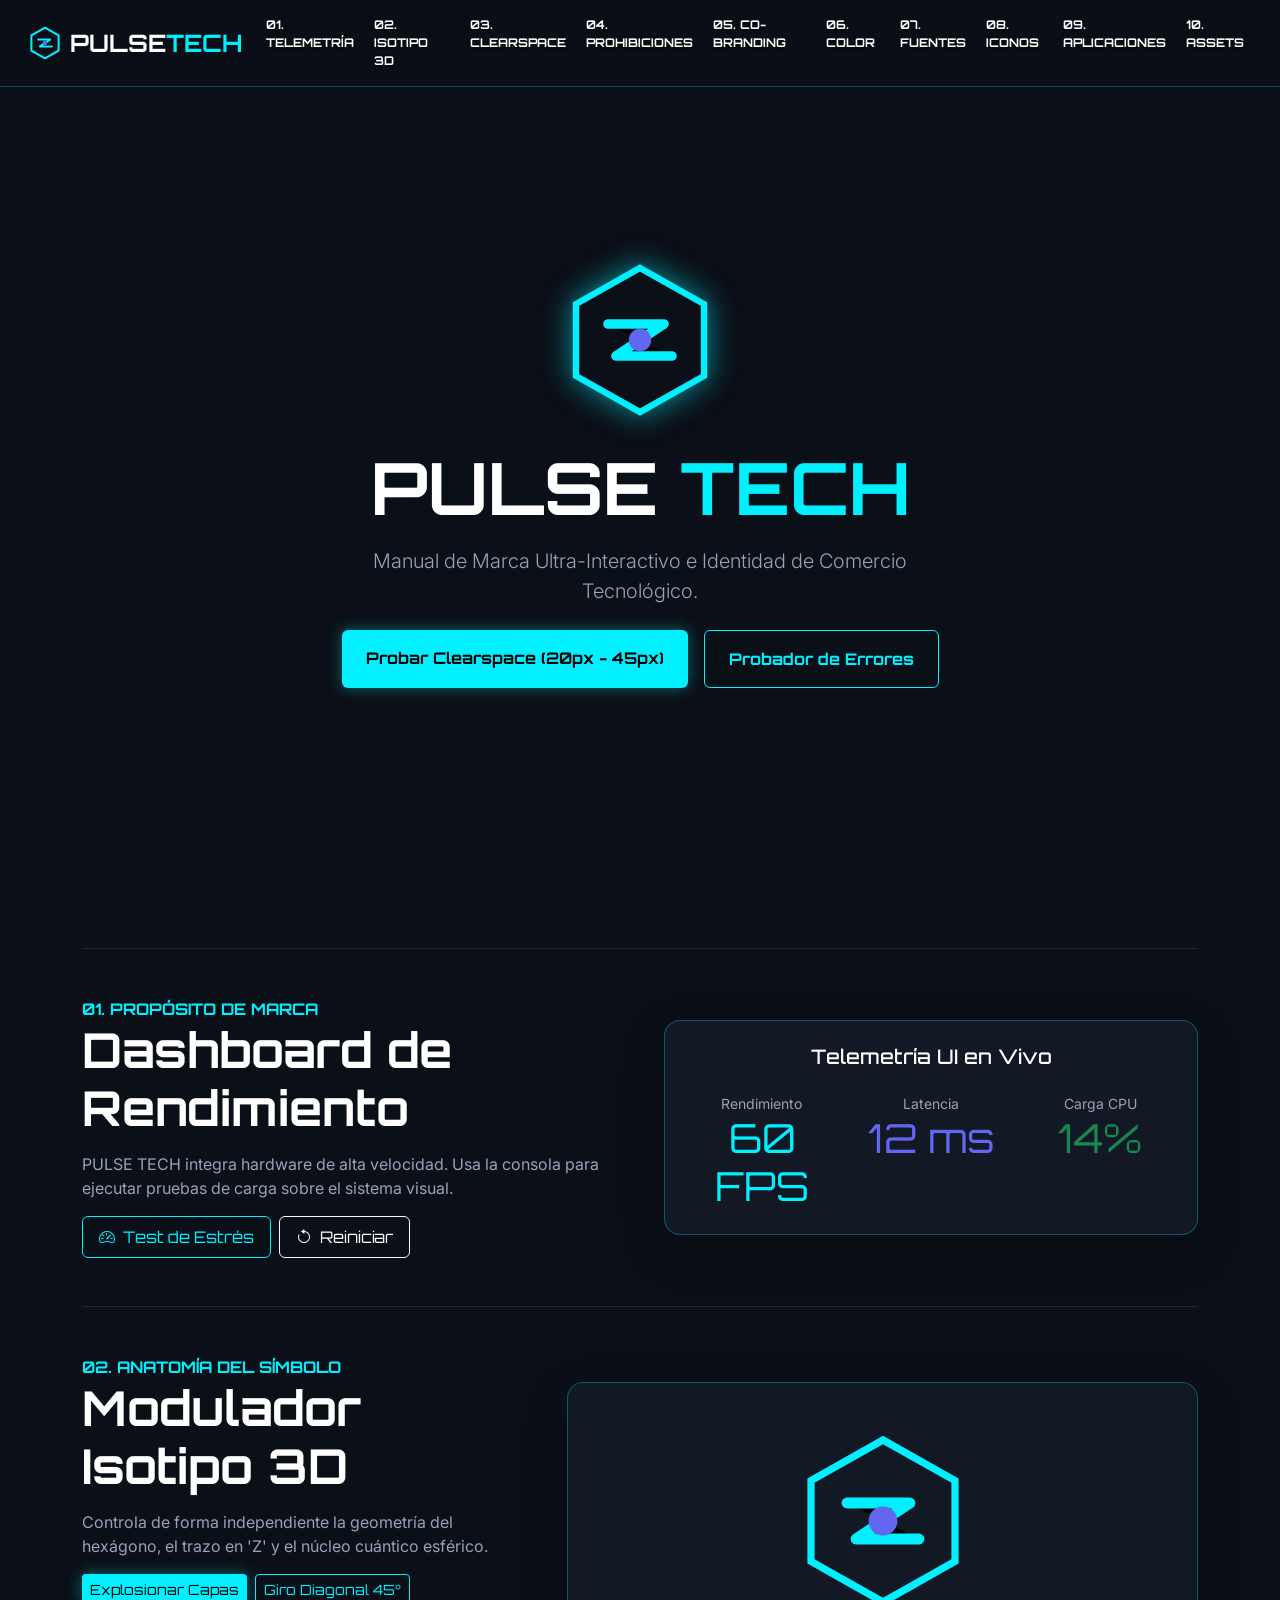
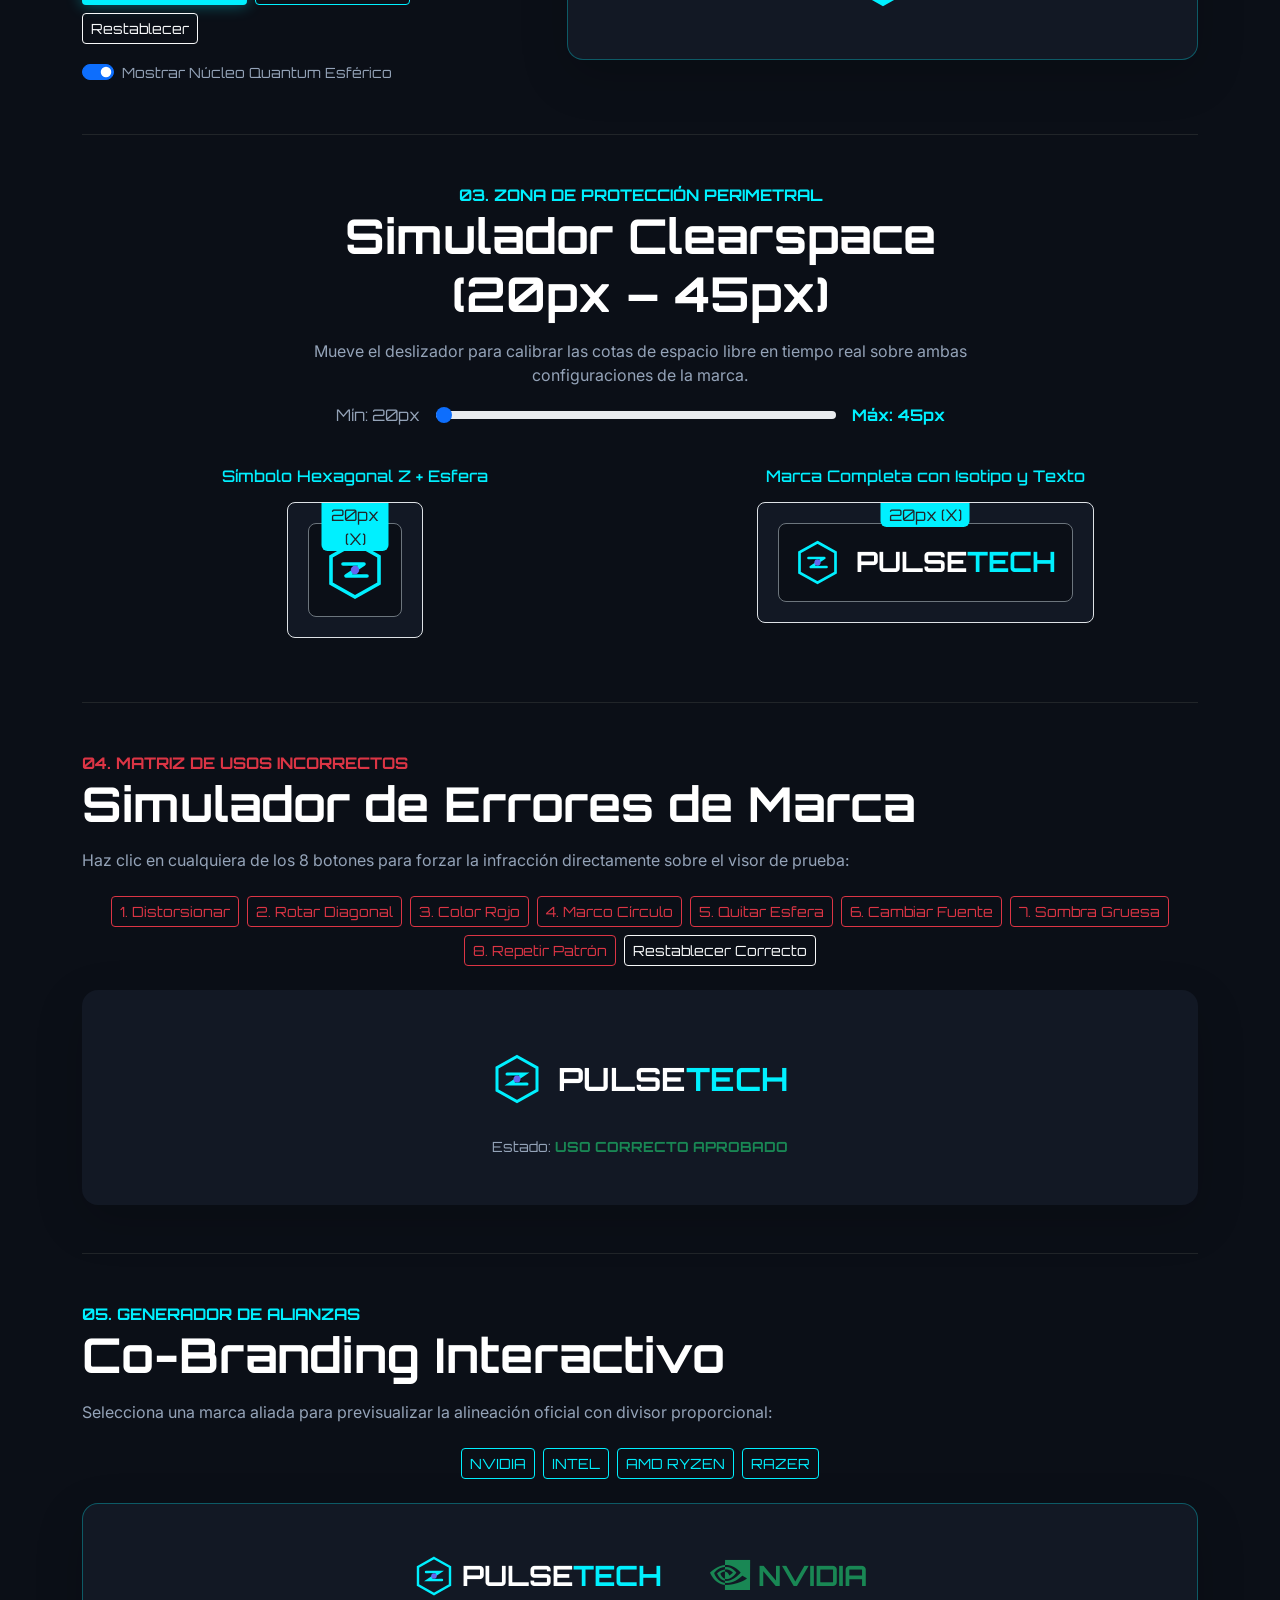
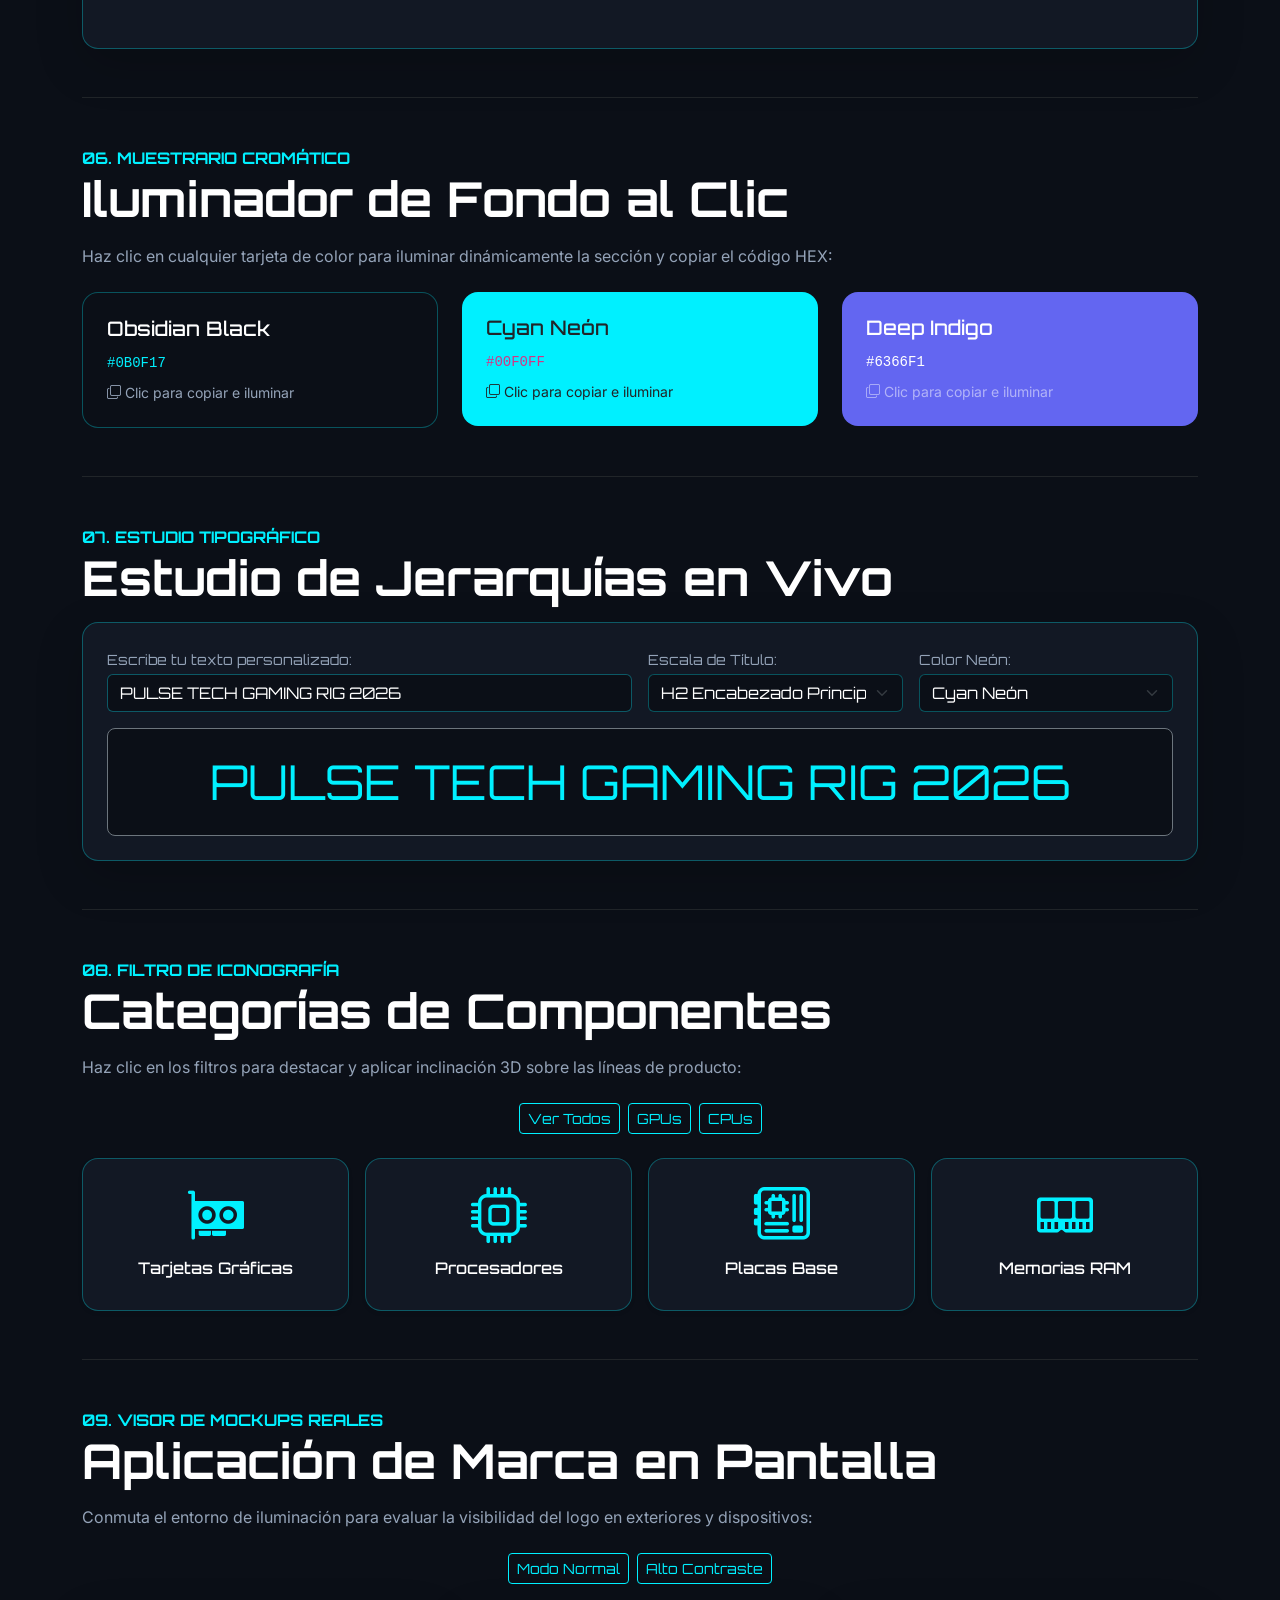
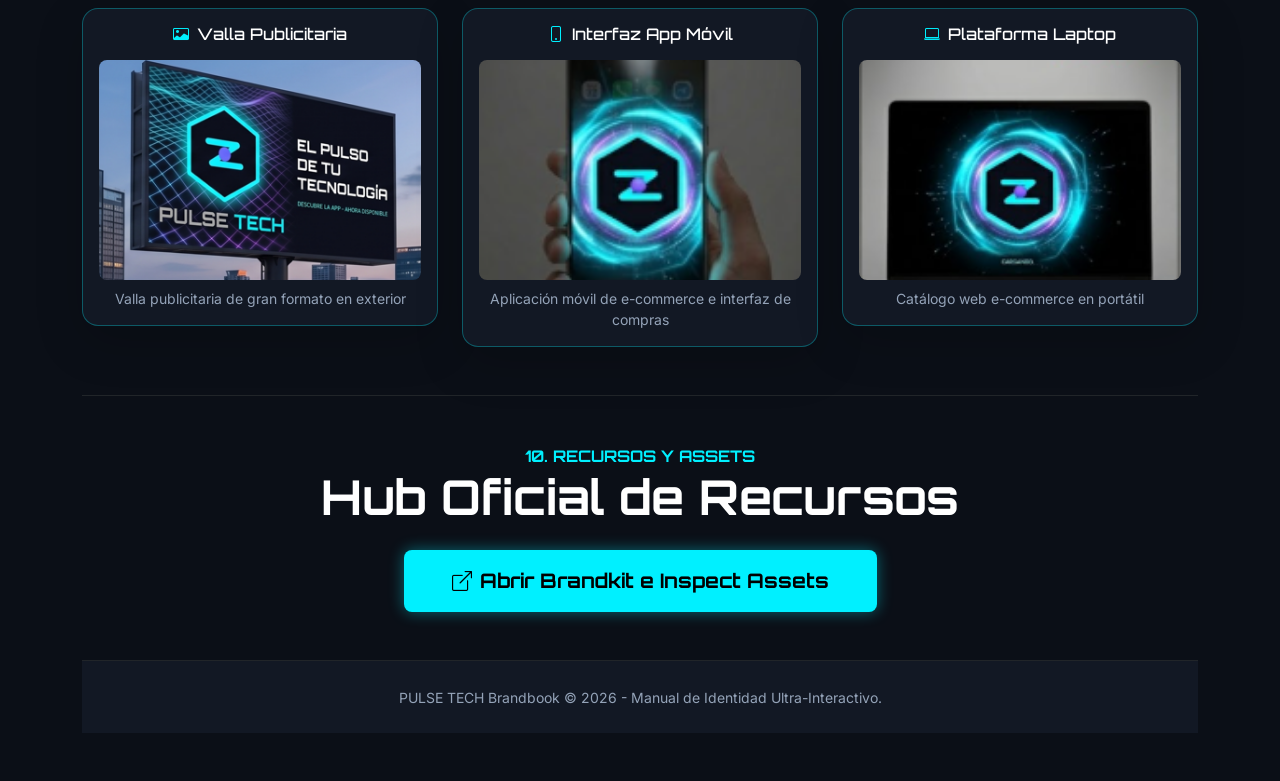
<file: index.html>
<!DOCTYPE html>
<html lang="es">
<head>
  <meta charset="UTF-8">
  <meta name="viewport" content="width=device-width, initial-scale=1.0">
  <title>PULSE TECH - Ultra Interactive Brand Guidelines</title>

  <!-- Bootstrap 5 CSS -->
  <link href="https://cdn.jsdelivr.net/npm/bootstrap@5.3.2/dist/css/bootstrap.min.css" rel="stylesheet">
  <link rel="stylesheet" href="https://cdn.jsdelivr.net/npm/bootstrap-icons@1.11.1/font/bootstrap-icons.css">
  
  <!-- Google Fonts -->
  <link href="https://fonts.googleapis.com/css2?family=Inter:wght@300;400;600;700&family=Orbitron:wght@600;800;900&display=swap" rel="stylesheet">
  
  <link rel="stylesheet" href="css/style.css">
</head>
<body class="bg-obsidian text-light">

  <!-- BARRA FLOTANTE INTERACTIVA DE 10 SECCIONES CON POPUPS HOVER -->
  <nav class="navbar navbar-expand-xl fixed-top bg-dark-glass py-2 px-3 border-cyan-bottom">
    <div class="container-fluid">
      
      <a class="navbar-brand d-flex align-items-center gap-2" href="#hero">
        <svg width="34" height="34" viewBox="0 0 100 100">
          <polygon points="50,5 90,27.5 90,72.5 50,95 10,72.5 10,27.5" fill="#0B0F17" stroke="#00F0FF" stroke-width="6"/>
          <path d="M30 40 L65 40 L35 60 L70 60" stroke="#00F0FF" stroke-width="6" stroke-linecap="round" stroke-linejoin="round"/>
          <circle cx="50" cy="50" r="7" fill="#6366F1"/>
        </svg>
        <span class="font-orbitron fw-bold fs-4 text-white">PULSE<span class="text-cyan">TECH</span></span>
      </a>

      <button class="navbar-toggler border-cyan" type="button" data-bs-toggle="collapse" data-bs-target="#nav10">
        <span class="navbar-toggler-icon"></span>
      </button>

      <div class="collapse navbar-collapse" id="nav10">
        <ul class="navbar-nav mx-auto text-uppercase font-orbitron gap-1">
          <li class="nav-item nav-hover-item">
            <a class="nav-link nav-link-readable" href="#sec-01">01. Telemetría</a>
            <div class="hover-preview-card shadow-cyan">
              <i class="bi bi-cpu-fill text-cyan fs-2 mb-2 d-block"></i>
              <h6 class="text-white fw-bold">Test de Rendimiento</h6>
              <p class="small text-slate mb-0">Dashboard interactivo de FPS y latencia.</p>
            </div>
          </li>
          <li class="nav-item nav-hover-item">
            <a class="nav-link nav-link-readable" href="#sec-02">02. Isotipo 3D</a>
            <div class="hover-preview-card shadow-cyan">
              <svg width="35" height="35" viewBox="0 0 100 100" class="mb-2">
                <polygon points="50,5 90,27.5 90,72.5 50,95 10,72.5 10,27.5" fill="none" stroke="#00F0FF" stroke-width="8"/>
                <path d="M30 40 L65 40 L35 60 L70 60" stroke="#00F0FF" stroke-width="8" stroke-linecap="round"/>
                <circle cx="50" cy="50" r="8" fill="#6366F1"/>
              </svg>
              <h6 class="text-white fw-bold">Modulador 3D</h6>
              <p class="small text-slate mb-0">Controles de desarme de capas y rotación.</p>
            </div>
          </li>
          <li class="nav-item nav-hover-item">
            <a class="nav-link nav-link-readable" href="#sec-03">03. Clearspace</a>
            <div class="hover-preview-card shadow-cyan">
              <i class="bi bi-aspect-ratio text-cyan fs-2 mb-2 d-block"></i>
              <h6 class="text-white fw-bold">Espacio Libre (20-45px)</h6>
              <p class="small text-slate mb-0">Simulador con cotas dinámicas en tiempo real.</p>
            </div>
          </li>
          <li class="nav-item nav-hover-item">
            <a class="nav-link nav-link-readable" href="#sec-avoid">04. Prohibiciones</a>
            <div class="hover-preview-card shadow-cyan">
              <i class="bi bi-slash-circle text-danger fs-2 mb-2 d-block"></i>
              <h6 class="text-white fw-bold">Probador de Errores</h6>
              <p class="small text-slate mb-0">8 Botones para probar violaciones de marca.</p>
            </div>
          </li>
          <li class="nav-item nav-hover-item">
            <a class="nav-link nav-link-readable" href="#sec-cobrand">05. Co-Branding</a>
            <div class="hover-preview-card shadow-cyan">
              <i class="bi bi-link-45deg text-cyan fs-2 mb-2 d-block"></i>
              <h6 class="text-white fw-bold">Generador de Aliados</h6>
              <p class="small text-slate mb-0">Integra logotipos con NVIDIA, INTEL, etc.</p>
            </div>
          </li>
          <li class="nav-item nav-hover-item">
            <a class="nav-link nav-link-readable" href="#sec-colors">06. Color</a>
            <div class="hover-preview-card shadow-cyan">
              <div class="d-flex justify-content-center gap-1 mb-2">
                <span class="p-2 bg-cyan rounded-circle"></span>
                <span class="p-2 bg-indigo rounded-circle"></span>
              </div>
              <h6 class="text-white fw-bold">Iluminador Reactivo</h6>
              <p class="small text-slate mb-0">Copia HEX e ilumina la sección al clic.</p>
            </div>
          </li>
          <li class="nav-item nav-hover-item">
            <a class="nav-link nav-link-readable" href="#sec-fonts">07. Fuentes</a>
            <div class="hover-preview-card shadow-cyan">
              <span class="font-orbitron fs-3 text-cyan d-block">Aa</span>
              <h6 class="text-white fw-bold">Estudio Tipográfico</h6>
              <p class="small text-slate mb-0">Ajusta tamaño, peso y texto dinámico.</p>
            </div>
          </li>
          <li class="nav-item nav-hover-item">
            <a class="nav-link nav-link-readable" href="#sec-icons">08. Iconos</a>
            <div class="hover-preview-card shadow-cyan">
              <i class="bi bi-gpu-card text-cyan fs-2 mb-2 d-block"></i>
              <h6 class="text-white fw-bold">Filtro de Hardware</h6>
              <p class="small text-slate mb-0">Resalta e inclina categorías de componentes.</p>
            </div>
          </li>
          <li class="nav-item nav-hover-item">
            <a class="nav-link nav-link-readable" href="#sec-apps">09. Aplicaciones</a>
            <div class="hover-preview-card shadow-cyan">
              <i class="bi bi-display text-indigo fs-2 mb-2 d-block"></i>
              <h6 class="text-white fw-bold">Visor de Mockups</h6>
              <p class="small text-slate mb-0">Cambia entre modo Día, Noche y Neón.</p>
            </div>
          </li>
          <li class="nav-item nav-hover-item">
            <a class="nav-link nav-link-readable" href="#sec-10">10. Assets</a>
            <div class="hover-preview-card shadow-cyan">
              <i class="bi bi-cloud-arrow-down text-cyan fs-2 mb-2 d-block"></i>
              <h6 class="text-white fw-bold">Simulador de Descarga</h6>
              <p class="small text-slate mb-0">Descarga progresiva con barra animada.</p>
            </div>
          </li>
        </ul>
      </div>

    </div>
  </nav>

  <!-- HERO SECTION -->
  <section id="hero" class="min-vh-100 d-flex align-items-center position-relative pt-5">
    <div class="container text-center py-5">
      <div class="mb-4 d-inline-block position-relative">
        <svg id="hero-logo-svg" width="160" height="160" viewBox="0 0 100 100" class="pulse-glow cursor-pointer transition-3d" onclick="rotateHeroLogo()">
          <polygon points="50,5 90,27.5 90,72.5 50,95 10,72.5 10,27.5" fill="#0B0F17" stroke="#00F0FF" stroke-width="4"/>
          <path d="M30 40 L65 40 L35 60 L70 60" stroke="#00F0FF" stroke-width="6" stroke-linecap="round" stroke-linejoin="round"/>
          <circle cx="50" cy="50" r="7" fill="#6366F1"/>
        </svg>
      </div>

      <h1 class="display-2 font-orbitron fw-bold text-white mb-3">PULSE <span class="text-cyan">TECH</span></h1>
      <p class="lead text-slate max-w-600 mx-auto mb-4">Manual de Marca Ultra-Interactivo e Identidad de Comercio Tecnológico.</p>
      
      <div class="d-flex justify-content-center gap-3">
        <a href="#sec-03" class="btn btn-cyan-glow px-4 py-3 font-orbitron fw-bold">Probar Clearspace (20px - 45px)</a>
        <a href="#sec-avoid" class="btn btn-outline-cyan px-4 py-3 font-orbitron fw-bold">Probador de Errores</a>
      </div>
    </div>
  </section>

  <div class="container py-5">

    <!-- 01. TELEMETRÍA E IDENTIDAD INTERACTIVA -->
    <section id="sec-01" class="py-5 border-top border-dark">
      <div class="row align-items-center g-5">
        <div class="col-lg-6">
          <span class="text-cyan font-orbitron fw-bold">01. PROPÓSITO DE MARCA</span>
          <h2 class="display-5 font-orbitron fw-bold text-white mb-3">Dashboard de Rendimiento</h2>
          <p class="text-slate">PULSE TECH integra hardware de alta velocidad. Usa la consola para ejecutar pruebas de carga sobre el sistema visual.</p>
          <div class="d-flex gap-2">
            <button id="btn-benchmark" class="btn btn-outline-cyan font-orbitron py-2 px-3" onclick="runBenchmark()"><i class="bi bi-speedometer2 me-2"></i>Test de Estrés</button>
            <button class="btn btn-outline-light font-orbitron py-2 px-3" onclick="resetBenchmark()"><i class="bi bi-arrow-counterclockwise me-2"></i>Reiniciar</button>
          </div>
        </div>
        <div class="col-lg-6">
          <div class="p-4 bg-card-dark border-cyan rounded-4 text-center shadow-lg">
            <h5 class="font-orbitron text-white">Telemetría UI en Vivo</h5>
            <div class="row mt-4">
              <div class="col-4">
                <span class="text-slate d-block small">Rendimiento</span>
                <span id="fps-counter" class="display-6 font-orbitron text-cyan">60 FPS</span>
              </div>
              <div class="col-4">
                <span class="text-slate d-block small">Latencia</span>
                <span id="ping-counter" class="display-6 font-orbitron text-indigo">12 ms</span>
              </div>
              <div class="col-4">
                <span class="text-slate d-block small">Carga CPU</span>
                <span id="cpu-counter" class="display-6 font-orbitron text-success">14%</span>
              </div>
            </div>
          </div>
        </div>
      </div>
    </section>

    <!-- 02. ISOTIPO 3D INTERACTIVO CON CONTROLADORES -->
    <section id="sec-02" class="py-5 border-top border-dark">
      <div class="row align-items-center g-5">
        <div class="col-lg-5">
          <span class="text-cyan font-orbitron fw-bold">02. ANATOMÍA DEL SÍMBOLO</span>
          <h2 class="display-5 font-orbitron fw-bold text-white mb-3">Modulador Isotipo 3D</h2>
          <p class="text-slate">Controla de forma independiente la geometría del hexágono, el trazo en 'Z' y el núcleo cuántico esférico.</p>
          <div class="d-flex flex-wrap gap-2 mb-3">
            <button class="btn btn-cyan-glow font-orbitron btn-sm" onclick="explodeLayers()">Explosionar Capas</button>
            <button class="btn btn-outline-cyan font-orbitron btn-sm" onclick="spinDiagonal()">Giro Diagonal 45°</button>
            <button class="btn btn-outline-light font-orbitron btn-sm" onclick="resetLogo3D()">Restablecer</button>
          </div>
          <div class="form-check form-switch text-slate">
            <input class="form-check-input" type="checkbox" id="toggle-core" checked onchange="toggleCoreSphere()">
            <label class="form-check-label font-orbitron small" for="toggle-core">Mostrar Núcleo Quantum Esférico</label>
          </div>
        </div>
        <div class="col-lg-7 text-center">
          <div class="p-5 bg-card-dark border-cyan rounded-4 overflow-hidden shadow-lg">
            <div id="logo-assembly-box" class="transition-3d d-inline-block">
              <svg width="180" height="180" viewBox="0 0 100 100">
                <polygon id="layer-outer" points="50,5 90,27.5 90,72.5 50,95 10,72.5 10,27.5" fill="none" stroke="#00F0FF" stroke-width="4" class="transition-3d"/>
                <path id="layer-pulse" d="M30 40 L65 40 L35 60 L70 60" stroke="#00F0FF" stroke-width="6" stroke-linecap="round" stroke-linejoin="round" class="transition-3d"/>
                <circle id="layer-core" cx="50" cy="50" r="8" fill="#6366F1" class="transition-3d"/>
              </svg>
            </div>
          </div>
        </div>
      </div>
    </section>

    <!-- 03. CLEARSPACE DINÁMICO (20PX A 45PX) -->
    <section id="sec-03" class="py-5 border-top border-dark">
      <div class="text-center max-w-700 mx-auto mb-4">
        <span class="text-cyan font-orbitron fw-bold">03. ZONA DE PROTECCIÓN PERIMETRAL</span>
        <h2 class="display-5 font-orbitron fw-bold text-white mb-3">Simulador Clearspace (20px – 45px)</h2>
        <p class="text-slate">Mueve el deslizador para calibrar las cotas de espacio libre en tiempo real sobre ambas configuraciones de la marca.</p>

        <div class="d-flex justify-content-center align-items-center gap-3 mt-3">
          <span class="font-orbitron fs-7 text-slate">Mín: 20px</span>
          <input type="range" class="form-range max-w-400" id="clearspace-slider" min="20" max="45" value="20" oninput="updateClearspace(this.value)">
          <span class="font-orbitron fs-7 text-cyan fw-bold">Máx: 45px</span>
        </div>
      </div>

      <div class="row g-4 text-center py-3">
        <!-- Isotipo Solo -->
        <div class="col-md-6">
          <h6 class="font-orbitron text-cyan mb-3">Símbolo Hexagonal Z + Esfera</h6>
          <div id="clearspace-box-symbol" class="d-inline-block position-relative border border-dashed-cyan bg-card-dark rounded-3 transition-all" style="padding: 20px;">
            <div id="cota-symbol-top" class="cota-tag position-absolute top-0 start-50 translate-middle-x bg-cyan text-dark font-orbitron fs-7 px-2 rounded-bottom">20px (X)</div>
            
            <div class="p-3 bg-obsidian border border-secondary rounded-3 d-inline-block">
              <svg width="60" height="60" viewBox="0 0 100 100">
                <polygon points="50,5 90,27.5 90,72.5 50,95 10,72.5 10,27.5" fill="none" stroke="#00F0FF" stroke-width="6"/>
                <path d="M30 40 L65 40 L35 60 L70 60" stroke="#00F0FF" stroke-width="6" stroke-linecap="round" stroke-linejoin="round"/>
                <circle cx="50" cy="50" r="7" fill="#6366F1"/>
              </svg>
            </div>
          </div>
        </div>

        <!-- Marca Completa -->
        <div class="col-md-6">
          <h6 class="font-orbitron text-cyan mb-3">Marca Completa con Isotipo y Texto</h6>
          <div id="clearspace-box-full" class="d-inline-block position-relative border border-dashed-cyan bg-card-dark rounded-3 transition-all" style="padding: 20px;">
            <div id="cota-full-top" class="cota-tag position-absolute top-0 start-50 translate-middle-x bg-cyan text-dark font-orbitron fs-7 px-2 rounded-bottom">20px (X)</div>

            <div class="p-3 bg-obsidian border border-secondary rounded-3 d-flex align-items-center gap-3">
              <svg width="45" height="45" viewBox="0 0 100 100">
                <polygon points="50,5 90,27.5 90,72.5 50,95 10,72.5 10,27.5" fill="none" stroke="#00F0FF" stroke-width="6"/>
                <path d="M30 40 L65 40 L35 60 L70 60" stroke="#00F0FF" stroke-width="6" stroke-linecap="round" stroke-linejoin="round"/>
                <circle cx="50" cy="50" r="7" fill="#6366F1"/>
              </svg>
              <span class="font-orbitron fs-3 fw-bold text-white">PULSE<span class="text-cyan">TECH</span></span>
            </div>
          </div>
        </div>
      </div>
    </section>

    <!-- 04. PROBADOR INTERACTIVO DE USOS PROHIBIDOS (8 CASOS) -->
    <section id="sec-avoid" class="py-5 border-top border-dark">
      <span class="text-danger font-orbitron fw-bold">04. MATRIZ DE USOS INCORRECTOS</span>
      <h2 class="display-5 font-orbitron fw-bold text-white mb-3">Simulador de Errores de Marca</h2>
      <p class="text-slate mb-4">Haz clic en cualquiera de los 8 botones para forzar la infracción directamente sobre el visor de prueba:</p>

      <!-- Botones controladores de errores -->
      <div class="d-flex flex-wrap gap-2 justify-content-center mb-4">
        <button class="btn btn-sm btn-outline-danger font-orbitron" onclick="applyErrorStyle('stretch')">1. Distorsionar</button>
        <button class="btn btn-sm btn-outline-danger font-orbitron" onclick="applyErrorStyle('rotate')">2. Rotar Diagonal</button>
        <button class="btn btn-sm btn-outline-danger font-orbitron" onclick="applyErrorStyle('color')">3. Color Rojo</button>
        <button class="btn btn-sm btn-outline-danger font-orbitron" onclick="applyErrorStyle('circle')">4. Marco Círculo</button>
        <button class="btn btn-sm btn-outline-danger font-orbitron" onclick="applyErrorStyle('nocore')">5. Quitar Esfera</button>
        <button class="btn btn-sm btn-outline-danger font-orbitron" onclick="applyErrorStyle('font')">6. Cambiar Fuente</button>
        <button class="btn btn-sm btn-outline-danger font-orbitron" onclick="applyErrorStyle('shadow')">7. Sombra Gruesa</button>
        <button class="btn btn-sm btn-outline-danger font-orbitron" onclick="applyErrorStyle('repeat')">8. Repetir Patrón</button>
        <button class="btn btn-sm btn-outline-light font-orbitron" onclick="applyErrorStyle('reset')">Restablecer Correcto</button>
      </div>

      <!-- Visor de prueba de error -->
      <div class="p-5 bg-card-dark border-danger rounded-4 text-center shadow-lg">
        <div id="error-preview-stage" class="transition-3d py-3 d-inline-block">
          <div class="d-flex align-items-center justify-content-center gap-3">
            <svg id="bad-svg-element" width="50" height="50" viewBox="0 0 100 100">
              <polygon points="50,5 90,27.5 90,72.5 50,95 10,72.5 10,27.5" fill="none" stroke="#00F0FF" stroke-width="6"/>
              <path d="M30 40 L65 40 L35 60 L70 60" stroke="#00F0FF" stroke-width="6" stroke-linecap="round"/>
              <circle id="bad-core-dot" cx="50" cy="50" r="7" fill="#6366F1"/>
            </svg>
            <span id="bad-text-element" class="font-orbitron fs-2 fw-bold text-white">PULSE<span class="text-cyan">TECH</span></span>
          </div>
        </div>
        <p id="error-status-label" class="text-slate font-orbitron mt-3 mb-0 small">Estado: <span class="text-success fw-bold">USO CORRECTO APROBADO</span></p>
      </div>
    </section>

    <!-- 05. GENERADOR DE CO-BRANDING CON ALIADOS -->
    <section id="sec-cobrand" class="py-5 border-top border-dark">
      <span class="text-cyan font-orbitron fw-bold">05. GENERADOR DE ALIANZAS</span>
      <h2 class="display-5 font-orbitron fw-bold text-white mb-3">Co-Branding Interactivo</h2>
      <p class="text-slate mb-4">Selecciona una marca aliada para previsualizar la alineación oficial con divisor proporcional:</p>

      <div class="d-flex flex-wrap gap-2 justify-content-center mb-4">
        <button class="btn btn-sm btn-outline-cyan font-orbitron" onclick="setCoBrand('nvidia', 'NVIDIA', 'text-success', 'bi-nvidia')">NVIDIA</button>
        <button class="btn btn-sm btn-outline-cyan font-orbitron" onclick="setCoBrand('intel', 'INTEL CORE', 'text-primary', 'bi-cpu')">INTEL</button>
        <button class="btn btn-sm btn-outline-cyan font-orbitron" onclick="setCoBrand('ryzen', 'AMD RYZEN', 'text-danger', 'bi-fire')">AMD RYZEN</button>
        <button class="btn btn-sm btn-outline-cyan font-orbitron" onclick="setCoBrand('razer', 'RAZER', 'text-success', 'bi-bounding-box')">RAZER</button>
      </div>

      <div class="p-5 bg-card-dark border-cyan rounded-4 text-center shadow-lg">
        <div class="d-flex align-items-center justify-content-center gap-4 flex-wrap">
          <div class="d-flex align-items-center gap-2">
            <svg width="40" height="40" viewBox="0 0 100 100">
              <polygon points="50,5 90,27.5 90,72.5 50,95 10,72.5 10,27.5" fill="none" stroke="#00F0FF" stroke-width="6"/>
              <path d="M30 40 L65 40 L35 60 L70 60" stroke="#00F0FF" stroke-width="6" stroke-linecap="round"/>
              <circle cx="50" cy="50" r="7" fill="#6366F1"/>
            </svg>
            <span class="font-orbitron fs-3 fw-bold text-white">PULSE<span class="text-cyan">TECH</span></span>
          </div>

          <div class="cobrand-divider"></div>

          <div class="d-flex align-items-center gap-2">
            <i id="partner-icon" class="bi bi-nvidia display-6 text-success"></i>
            <span id="partner-name" class="font-orbitron fs-3 fw-bold text-success">NVIDIA</span>
          </div>
        </div>
      </div>
    </section>

    <!-- 06. ILUMINACIÓN REACTIVA DE PALETA DE COLOR -->
    <section id="sec-colors" class="py-5 border-top border-dark transition-all" id="color-section-bg">
      <span class="text-cyan font-orbitron fw-bold">06. MUESTRARIO CROMÁTICO</span>
      <h2 class="display-5 font-orbitron fw-bold text-white mb-3">Iluminador de Fondo al Clic</h2>
      <p class="text-slate mb-4">Haz clic en cualquier tarjeta de color para iluminar dinámicamente la sección y copiar el código HEX:</p>

      <div class="row g-4">
        <div class="col-md-4">
          <div class="p-4 bg-obsidian border-cyan rounded-4 color-card cursor-pointer" onclick="activateColorGlow('#0B0F17')">
            <h5 class="font-orbitron text-white">Obsidian Black</h5>
            <code class="text-cyan">#0B0F17</code>
            <small class="d-block text-slate mt-2"><i class="bi bi-copy me-1"></i>Clic para copiar e iluminar</small>
          </div>
        </div>
        <div class="col-md-4">
          <div class="p-4 bg-cyan text-dark rounded-4 color-card cursor-pointer" onclick="activateColorGlow('#00F0FF')">
            <h5 class="font-orbitron text-dark">Cyan Neón</h5>
            <code>#00F0FF</code>
            <small class="d-block text-dark-50 mt-2"><i class="bi bi-copy me-1"></i>Clic para copiar e iluminar</small>
          </div>
        </div>
        <div class="col-md-4">
          <div class="p-4 bg-indigo text-white rounded-4 color-card cursor-pointer" onclick="activateColorGlow('#6366F1')">
            <h5 class="font-orbitron text-white">Deep Indigo</h5>
            <code class="text-white">#6366F1</code>
            <small class="d-block text-white-50 mt-2"><i class="bi bi-copy me-1"></i>Clic para copiar e iluminar</small>
          </div>
        </div>
      </div>
    </section>

    <!-- 07. ESTUDIO TIPOGRÁFICO INTERACTIVO -->
    <section id="sec-fonts" class="py-5 border-top border-dark">
      <span class="text-cyan font-orbitron fw-bold">07. ESTUDIO TIPOGRÁFICO</span>
      <h2 class="display-5 font-orbitron fw-bold text-white mb-3">Estudio de Jerarquías en Vivo</h2>
      
      <div class="p-4 bg-card-dark border-cyan rounded-4 shadow-lg">
        <div class="row g-3 mb-3">
          <div class="col-md-6">
            <label class="font-orbitron text-slate small mb-1">Escribe tu texto personalizado:</label>
            <input type="text" id="typo-input" class="form-control bg-obsidian text-white border-cyan font-orbitron" value="PULSE TECH GAMING RIG 2026">
          </div>
          <div class="col-md-3">
            <label class="font-orbitron text-slate small mb-1">Escala de Título:</label>
            <select id="typo-size-select" class="form-select bg-obsidian text-white border-cyan font-orbitron" onchange="changeTypoScale(this.value)">
              <option value="display-3">H1 Display Super</option>
              <option value="display-5" selected>H2 Encabezado Principal</option>
              <option value="fs-3">H3 Subtítulo</option>
            </select>
          </div>
          <div class="col-md-3">
            <label class="font-orbitron text-slate small mb-1">Color Neón:</label>
            <select class="form-select bg-obsidian text-white border-cyan font-orbitron" onchange="changeTypoColor(this.value)">
              <option value="text-cyan">Cyan Neón</option>
              <option value="text-white">Blanco Puro</option>
              <option value="text-indigo">Deep Indigo</option>
            </select>
          </div>
        </div>

        <div class="p-4 bg-obsidian border border-secondary rounded-3 text-center">
          <h2 id="typo-output" class="font-orbitron text-cyan display-5 text-break mb-0">PULSE TECH GAMING RIG 2026</h2>
        </div>
      </div>
    </section>

    <!-- 08. FILTRO INTERACTIVO DE ICONOGRAFÍA HARDWARE -->
    <section id="sec-icons" class="py-5 border-top border-dark">
      <span class="text-cyan font-orbitron fw-bold">08. FILTRO DE ICONOGRAFÍA</span>
      <h2 class="display-5 font-orbitron fw-bold text-white mb-3">Categorías de Componentes</h2>
      <p class="text-slate mb-4">Haz clic en los filtros para destacar y aplicar inclinación 3D sobre las líneas de producto:</p>

      <div class="d-flex justify-content-center gap-2 mb-4">
        <button class="btn btn-sm btn-outline-cyan font-orbitron" onclick="filterIcons('all')">Ver Todos</button>
        <button class="btn btn-sm btn-outline-cyan font-orbitron" onclick="filterIcons('gpu')">GPUs</button>
        <button class="btn btn-sm btn-outline-cyan font-orbitron" onclick="filterIcons('cpu')">CPUs</button>
      </div>

      <div class="row g-3 text-center">
        <div class="col-md-3 col-6 icon-card-item" data-cat="gpu">
          <div class="p-4 bg-card-dark border-cyan rounded-4 shadow-sm">
            <i class="bi bi-gpu-card text-cyan display-4 d-block mb-2"></i>
            <h6 class="font-orbitron text-white">Tarjetas Gráficas</h6>
          </div>
        </div>
        <div class="col-md-3 col-6 icon-card-item" data-cat="cpu">
          <div class="p-4 bg-card-dark border-cyan rounded-4 shadow-sm">
            <i class="bi bi-cpu text-cyan display-4 d-block mb-2"></i>
            <h6 class="font-orbitron text-white">Procesadores</h6>
          </div>
        </div>
        <div class="col-md-3 col-6 icon-card-item" data-cat="gpu">
          <div class="p-4 bg-card-dark border-cyan rounded-4 shadow-sm">
            <i class="bi bi-motherboard text-cyan display-4 d-block mb-2"></i>
            <h6 class="font-orbitron text-white">Placas Base</h6>
          </div>
        </div>
        <div class="col-md-3 col-6 icon-card-item" data-cat="cpu">
          <div class="p-4 bg-card-dark border-cyan rounded-4 shadow-sm">
            <i class="bi bi-memory text-cyan display-4 d-block mb-2"></i>
            <h6 class="font-orbitron text-white">Memorias RAM</h6>
          </div>
        </div>
      </div>
    </section>

    <!-- 09. VISOR DE MOCKUPS REALES -->
    <section id="sec-09" class="py-5 border-top border-dark">
      <span class="text-cyan font-orbitron fw-bold">09. VISOR DE MOCKUPS REALES</span>
      <h2 class="display-5 font-orbitron fw-bold text-white mb-3">Aplicación de Marca en Pantalla</h2>
      <p class="text-slate mb-4">Conmuta el entorno de iluminación para evaluar la visibilidad del logo en exteriores y dispositivos:</p>

      <div class="d-flex justify-content-center gap-2 mb-4">
        <button class="btn btn-sm btn-outline-cyan font-orbitron" onclick="setMockupFilter('normal')">Modo Normal</button>
        <button class="btn btn-sm btn-outline-cyan font-orbitron" onclick="setMockupFilter('contrast')">Alto Contraste</button>
      </div>

      <div class="row g-4" id="mockups-container">
        <!-- Valla Publicitaria -->
        <div class="col-md-4">
          <div class="p-3 bg-card-dark border-cyan rounded-4 text-center shadow-lg">
            <h6 class="font-orbitron text-white mb-3"><i class="bi bi-card-image me-2 text-cyan"></i>Valla Publicitaria</h6>
            <img src="img/valla.jpg" alt="Valla Publicitaria Exterior PULSE TECH" class="img-fluid rounded-3 mb-2" style="max-height: 220px; object-fit: cover; width: 100%;">
            <small class="text-slate d-block">Valla publicitaria de gran formato en exterior</small>
          </div>
        </div>

        <!-- Móvil App -->
        <div class="col-md-4">
          <div class="p-3 bg-card-dark border-cyan rounded-4 text-center shadow-lg">
            <h6 class="font-orbitron text-white mb-3"><i class="bi bi-phone me-2 text-cyan"></i>Interfaz App Móvil</h6>
            <img src="img/celular.jpg" alt="App Móvil PULSE TECH" class="img-fluid rounded-3 mb-2" style="max-height: 220px; object-fit: cover; width: 100%;">
            <small class="text-slate d-block">Aplicación móvil de e-commerce e interfaz de compras</small>
          </div>
        </div>

        <!-- Laptop / Computador -->
        <div class="col-md-4">
          <div class="p-3 bg-card-dark border-cyan rounded-4 text-center shadow-lg">
            <h6 class="font-orbitron text-white mb-3"><i class="bi bi-laptop me-2 text-cyan"></i>Plataforma Laptop</h6>
            <img src="img/laptop.jpg" alt="Plataforma Web Laptop PULSE TECH" class="img-fluid rounded-3 mb-2" style="max-height: 220px; object-fit: cover; width: 100%;">
            <small class="text-slate d-block">Catálogo web e-commerce en portátil</small>
          </div>
        </div>
      </div>
    </section>

    <!-- En la Sección 10 de index.html -->
<section id="sec-10" class="py-5 text-center border-top border-dark">
  <span class="text-cyan font-orbitron fw-bold">10. RECURSOS Y ASSETS</span>
  <h2 class="display-5 font-orbitron fw-bold text-white mb-4">Hub Oficial de Recursos</h2>
  <a href="brandkit.html" target="_blank" class="btn btn-cyan-glow btn-lg px-5 py-3 font-orbitron fw-bold">
    <i class="bi bi-box-arrow-up-right me-2"></i>Abrir Brandkit e Inspect Assets
  </a>
</section>

  <footer class="py-4 bg-card-dark text-center border-top border-dark text-slate">
    <small>PULSE TECH Brandbook © 2026 - Manual de Identidad Ultra-Interactivo.</small>
  </footer>

  <script src="https://cdn.jsdelivr.net/npm/bootstrap@5.3.2/dist/js/bootstrap.bundle.min.js"></script>
  <script src="js/main.js"></script>
</body>
</html>
</file>
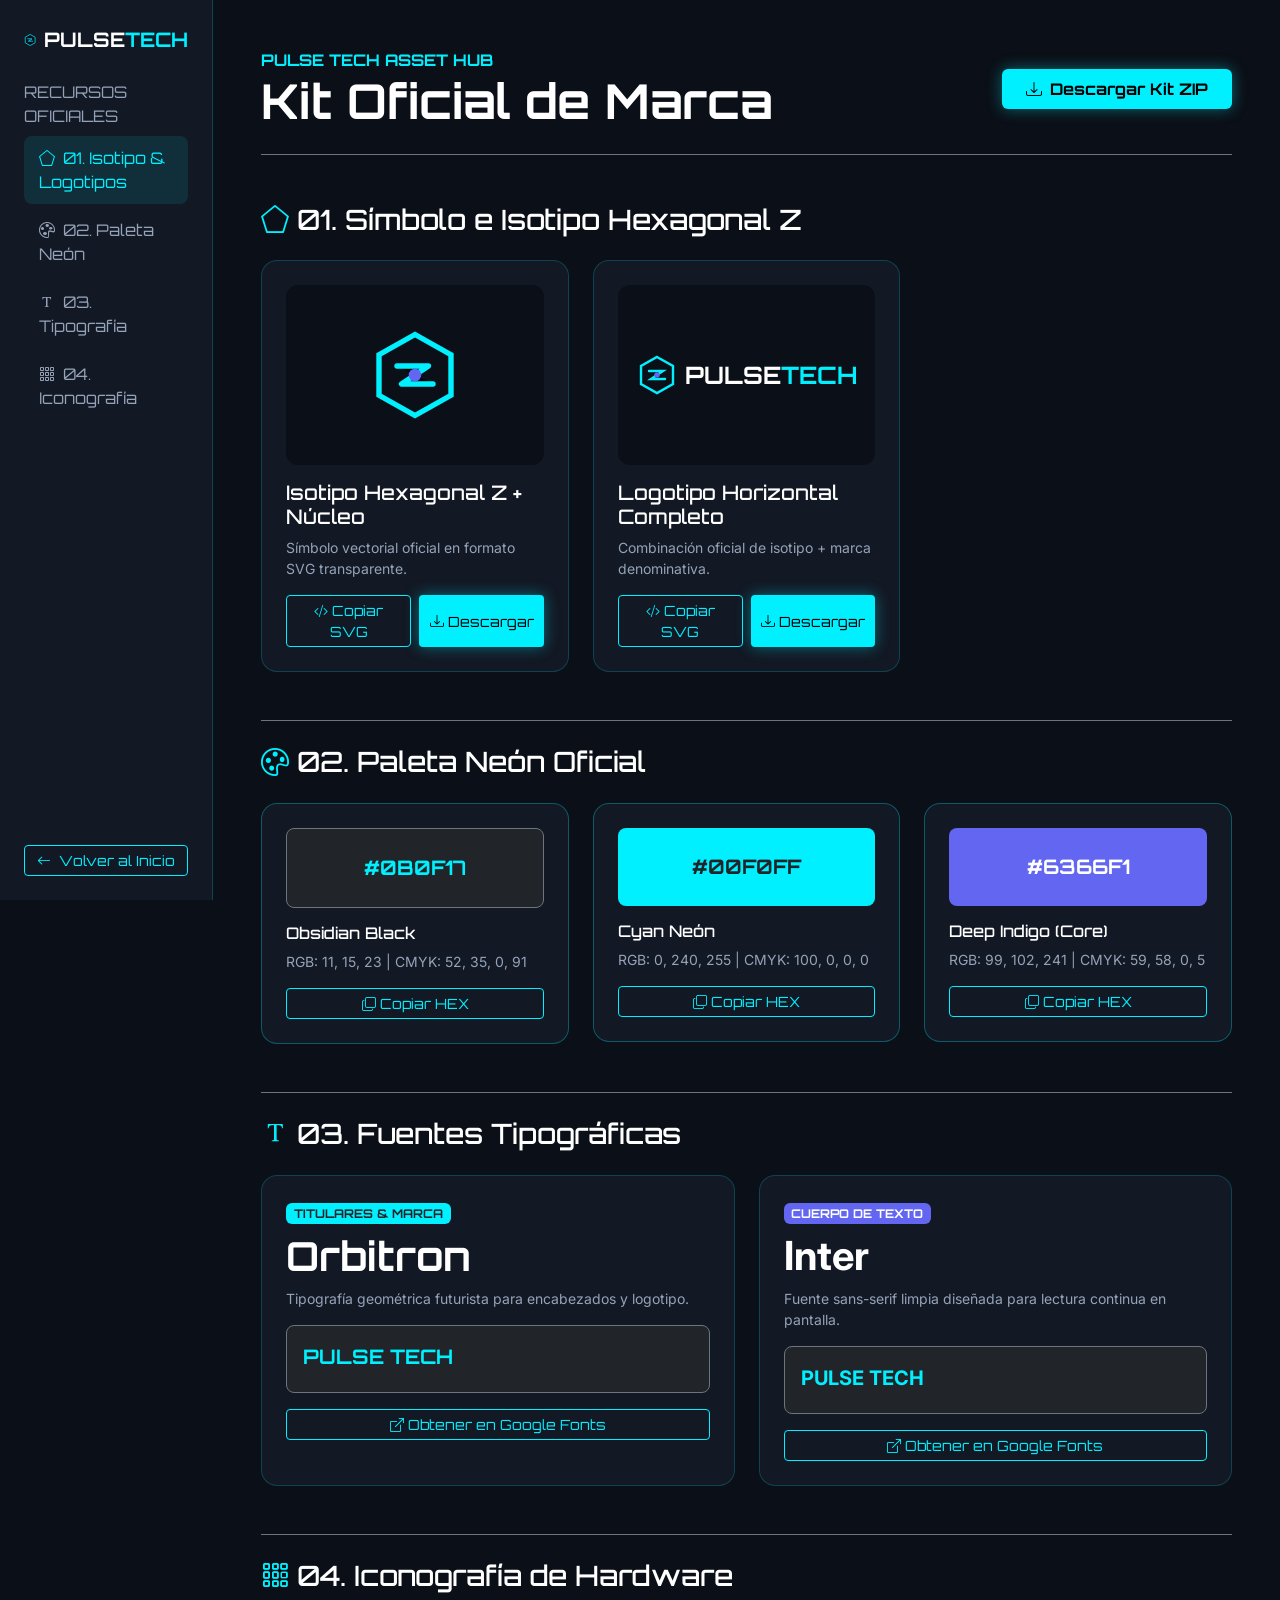
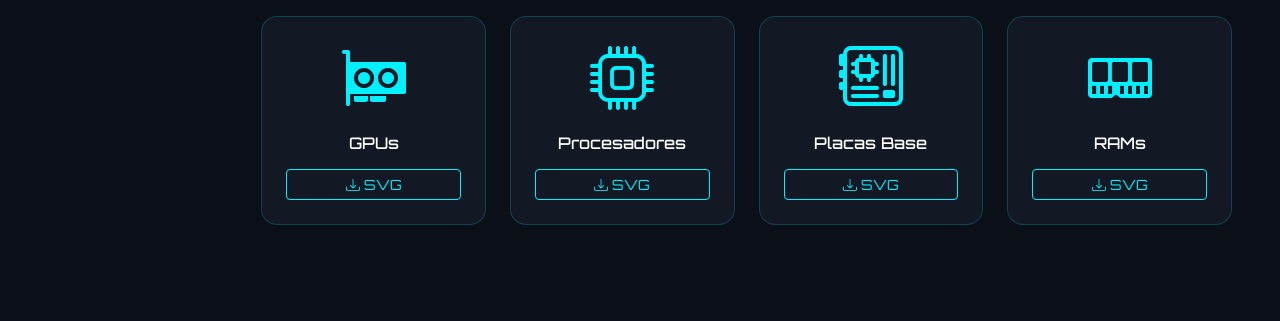
<file: brandkit.html>
<!DOCTYPE html>
<html lang="es">
<head>
  <meta charset="UTF-8">
  <meta name="viewport" content="width=device-width, initial-scale=1.0">
  <title>PULSE TECH - Brandkit & Asset Hub</title>

  <!-- Bootstrap 5 CSS & Icons -->
  <link href="https://cdn.jsdelivr.net/npm/bootstrap@5.3.2/dist/css/bootstrap.min.css" rel="stylesheet">
  <link rel="stylesheet" href="https://cdn.jsdelivr.net/npm/bootstrap-icons@1.11.1/font/bootstrap-icons.css">
  
  <!-- Google Fonts -->
  <link href="https://fonts.googleapis.com/css2?family=Inter:wght@300;400;600;700&family=Orbitron:wght@600;800;900&display=swap" rel="stylesheet">
  
  <link rel="stylesheet" href="css/style.css">
  <style>
    body { background-color: #0B0F17; color: #F8FAFC; }
    .brandkit-sidebar {
      background: #121824;
      border-right: 1px solid rgba(0, 240, 255, 0.2);
      min-height: 100vh;
    }
    .asset-card {
      background: #121824;
      border: 1px solid rgba(0, 240, 255, 0.2);
      border-radius: 16px;
      transition: all 0.3s ease;
    }
    .asset-card:hover {
      border-color: #00F0FF;
      box-shadow: 0 10px 30px rgba(0, 240, 255, 0.3);
      transform: translateY(-5px);
    }
    .asset-preview-box {
      background: #0B0F17;
      border-radius: 12px;
      padding: 30px;
      display: flex;
      align-items: center;
      justify-content: center;
      min-height: 180px;
    }
    .sidebar-link {
      color: #94A3B8;
      text-decoration: none;
      padding: 10px 15px;
      border-radius: 8px;
      display: block;
      transition: all 0.2s ease;
    }
    .sidebar-link:hover, .sidebar-link.active {
      background: rgba(0, 240, 255, 0.1);
      color: #00F0FF;
    }
  </style>
</head>
<body>

  <div class="container-fluid">
    <div class="row">

      <!-- NAVEGACIÓN LATERAL TIPO HUB -->
      <nav class="col-lg-3 col-xl-2 brandkit-sidebar p-4 d-flex flex-column position-fixed h-100 z-3">
        <a href="index.html" class="d-flex align-items-center gap-2 mb-4 text-decoration-none">
          <svg width="32" height="32" viewBox="0 0 100 100">
            <polygon points="50,5 90,27.5 90,72.5 50,95 10,72.5 10,27.5" fill="#0B0F17" stroke="#00F0FF" stroke-width="6"/>
            <path d="M30 40 L65 40 L35 60 L70 60" stroke="#00F0FF" stroke-width="6" stroke-linecap="round"/>
            <circle cx="50" cy="50" r="7" fill="#6366F1"/>
          </svg>
          <span class="font-orbitron fw-bold fs-5 text-white">PULSE<span class="text-cyan">TECH</span></span>
        </a>

        <span class="text-slate font-orbitron fs-7 text-uppercase mb-2">Recursos Oficiales</span>
        <div class="d-flex flex-column gap-1 font-orbitron fs-7 mb-auto">
          <a class="sidebar-link active" href="#logos"><i class="bi bi-pentagon me-2"></i>01. Isotipo & Logotipos</a>
          <a class="sidebar-link" href="#palettes"><i class="bi bi-palette me-2"></i>02. Paleta Neón</a>
          <a class="sidebar-link" href="#typography"><i class="bi bi-fonts me-2"></i>03. Tipografía</a>
          <a class="sidebar-link" href="#icons"><i class="bi bi-grid-3x3-gap me-2"></i>04. Iconografía</a>
        </div>

        <a href="index.html" class="btn btn-outline-cyan font-orbitron btn-sm mt-4"><i class="bi bi-arrow-left me-2"></i>Volver al Inicio</a>
      </nav>

      <!-- ÁREA DE CONTENIDO -->
      <main class="col-lg-9 col-xl-10 offset-lg-3 offset-xl-2 p-4 p-md-5">
        
        <div class="d-flex justify-content-between align-items-center pb-4 border-bottom border-secondary mb-5">
          <div>
            <span class="text-cyan font-orbitron fw-bold">PULSE TECH ASSET HUB</span>
            <h1 class="display-5 font-orbitron fw-bold text-white mb-0">Kit Oficial de Marca</h1>
          </div>
          <button class="btn btn-cyan-glow font-orbitron fw-bold px-4 py-2" onclick="downloadAllAssets()"><i class="bi bi-download me-2"></i>Descargar Kit ZIP</button>
        </div>

        <!-- 01. LOGOTIPOS -->
        <section id="logos" class="mb-5">
          <h3 class="font-orbitron text-white mb-4"><i class="bi bi-pentagon text-cyan me-2"></i>01. Símbolo e Isotipo Hexagonal Z</h3>

          <div class="row g-4">
            <div class="col-md-6 col-xl-4">
              <div class="asset-card p-4">
                <div class="asset-preview-box mb-3">
                  <svg width="90" height="90" viewBox="0 0 100 100">
                    <polygon points="50,5 90,27.5 90,72.5 50,95 10,72.5 10,27.5" fill="none" stroke="#00F0FF" stroke-width="6"/>
                    <path d="M30 40 L65 40 L35 60 L70 60" stroke="#00F0FF" stroke-width="6" stroke-linecap="round" stroke-linejoin="round"/>
                    <circle cx="50" cy="50" r="7" fill="#6366F1"/>
                  </svg>
                </div>
                <h5 class="font-orbitron text-white">Isotipo Hexagonal Z + Núcleo</h5>
                <p class="small text-slate mb-3">Símbolo vectorial oficial en formato SVG transparente.</p>
                <div class="d-flex gap-2">
                  <button class="btn btn-sm btn-outline-cyan font-orbitron w-50" onclick="copySVGCode('isotype')"><i class="bi bi-code-slash me-1"></i>Copiar SVG</button>
                  <button class="btn btn-sm btn-cyan-glow font-orbitron w-50" onclick="downloadAsset('Isotipo-PulseTech.svg')"><i class="bi bi-download me-1"></i>Descargar</button>
                </div>
              </div>
            </div>

            <div class="col-md-6 col-xl-4">
              <div class="asset-card p-4">
                <div class="asset-preview-box mb-3">
                  <div class="d-flex align-items-center gap-2">
                    <svg width="40" height="40" viewBox="0 0 100 100">
                      <polygon points="50,5 90,27.5 90,72.5 50,95 10,72.5 10,27.5" fill="none" stroke="#00F0FF" stroke-width="6"/>
                      <path d="M30 40 L65 40 L35 60 L70 60" stroke="#00F0FF" stroke-width="6" stroke-linecap="round"/>
                      <circle cx="50" cy="50" r="7" fill="#6366F1"/>
                    </svg>
                    <span class="font-orbitron fs-4 fw-bold text-white">PULSE<span class="text-cyan">TECH</span></span>
                  </div>
                </div>
                <h5 class="font-orbitron text-white">Logotipo Horizontal Completo</h5>
                <p class="small text-slate mb-3">Combinación oficial de isotipo + marca denominativa.</p>
                <div class="d-flex gap-2">
                  <button class="btn btn-sm btn-outline-cyan font-orbitron w-50" onclick="copySVGCode('full')"><i class="bi bi-code-slash me-1"></i>Copiar SVG</button>
                  <button class="btn btn-sm btn-cyan-glow font-orbitron w-50" onclick="downloadAsset('Logo-Completo.svg')"><i class="bi bi-download me-1"></i>Descargar</button>
                </div>
              </div>
            </div>
          </div>
        </section>

        <!-- 02. PALETA DE COLOR -->
        <section id="palettes" class="mb-5 pt-4 border-top border-secondary">
          <h3 class="font-orbitron text-white mb-4"><i class="bi bi-palette text-cyan me-2"></i>02. Paleta Neón Oficial</h3>

          <div class="row g-4">
            <div class="col-md-4">
              <div class="p-4 bg-card-dark border-cyan rounded-4">
                <div class="p-4 bg-dark rounded-3 mb-3 border border-secondary text-center">
                  <span class="font-orbitron text-cyan fw-bold fs-5">#0B0F17</span>
                </div>
                <h6 class="font-orbitron text-white">Obsidian Black</h6>
                <p class="small text-slate mb-3">RGB: 11, 15, 23 | CMYK: 52, 35, 0, 91</p>
                <button class="btn btn-sm btn-outline-cyan font-orbitron w-100" onclick="copyHEX('#0B0F17')"><i class="bi bi-copy me-1"></i>Copiar HEX</button>
              </div>
            </div>

            <div class="col-md-4">
              <div class="p-4 bg-card-dark border-cyan rounded-4">
                <div class="p-4 bg-cyan text-dark rounded-3 mb-3 text-center fw-bold fs-5">
                  <span class="font-orbitron">#00F0FF</span>
                </div>
                <h6 class="font-orbitron text-white">Cyan Neón</h6>
                <p class="small text-slate mb-3">RGB: 0, 240, 255 | CMYK: 100, 0, 0, 0</p>
                <button class="btn btn-sm btn-outline-cyan font-orbitron w-100" onclick="copyHEX('#00F0FF')"><i class="bi bi-copy me-1"></i>Copiar HEX</button>
              </div>
            </div>

            <div class="col-md-4">
              <div class="p-4 bg-card-dark border-cyan rounded-4">
                <div class="p-4 bg-indigo text-white rounded-3 mb-3 text-center fw-bold fs-5">
                  <span class="font-orbitron">#6366F1</span>
                </div>
                <h6 class="font-orbitron text-white">Deep Indigo (Core)</h6>
                <p class="small text-slate mb-3">RGB: 99, 102, 241 | CMYK: 59, 58, 0, 5</p>
                <button class="btn btn-sm btn-outline-cyan font-orbitron w-100" onclick="copyHEX('#6366F1')"><i class="bi bi-copy me-1"></i>Copiar HEX</button>
              </div>
            </div>
          </div>
        </section>

        <!-- 03. TIPOGRAFÍA -->
        <section id="typography" class="mb-5 pt-4 border-top border-secondary">
          <h3 class="font-orbitron text-white mb-4"><i class="bi bi-fonts text-cyan me-2"></i>03. Fuentes Tipográficas</h3>

          <div class="row g-4">
            <div class="col-md-6">
              <div class="asset-card p-4 h-100">
                <span class="badge bg-cyan text-dark font-orbitron mb-2">TITULARES & MARCA</span>
                <h4 class="font-orbitron text-white fw-bold display-6 mb-2">Orbitron</h4>
                <p class="text-slate small mb-3">Tipografía geométrica futurista para encabezados y logotipo.</p>

                <div class="p-3 bg-dark rounded-3 mb-3 border border-secondary">
                  <p class="font-orbitron text-cyan fs-5 fw-bold mb-1">PULSE TECH</p>
                  <p class="font-orbitron text-white small mb-0"></p>
                </div>

                <a href="https://fonts.google.com/specimen/Orbitron" target="_blank" class="btn btn-sm btn-outline-cyan font-orbitron w-100">
                  <i class="bi bi-box-arrow-up-right me-1"></i>Obtener en Google Fonts
                </a>
              </div>
            </div>

            <div class="col-md-6">
              <div class="asset-card p-4 h-100">
                <span class="badge bg-indigo text-white font-orbitron mb-2">CUERPO DE TEXTO</span>
                <h4 class="text-white fw-bold display-6 mb-2">Inter</h4>
                <p class="text-slate small mb-3">Fuente sans-serif limpia diseñada para lectura continua en pantalla.</p>

                <div class="p-3 bg-dark rounded-3 mb-3 border border-secondary">
                  <p class="text-cyan fs-5 fw-bold mb-1">PULSE TECH</p>
                  <p class="text-white small mb-0"></p>
                </div>

                <a href="https://fonts.google.com/specimen/Inter" target="_blank" class="btn btn-sm btn-outline-cyan font-orbitron w-100">
                  <i class="bi bi-box-arrow-up-right me-1"></i>Obtener en Google Fonts
                </a>
              </div>
            </div>
          </div>
        </section>

        <!-- 04. ICONOGRAFÍA -->
        <section id="icons" class="mb-5 pt-4 border-top border-secondary">
          <h3 class="font-orbitron text-white mb-4"><i class="bi bi-grid-3x3-gap text-cyan me-2"></i>04. Iconografía de Hardware</h3>

          <div class="row g-4 text-center">
            <div class="col-md-3 col-6">
              <div class="asset-card p-4">
                <i class="bi bi-gpu-card text-cyan display-3 d-block mb-3"></i>
                <h6 class="font-orbitron text-white">GPUs</h6>
                <button class="btn btn-sm btn-outline-cyan font-orbitron w-100 mt-2" onclick="downloadAsset('Icon-GPU.svg')"><i class="bi bi-download me-1"></i>SVG</button>
              </div>
            </div>

            <div class="col-md-3 col-6">
              <div class="asset-card p-4">
                <i class="bi bi-cpu text-cyan display-3 d-block mb-3"></i>
                <h6 class="font-orbitron text-white">Procesadores</h6>
                <button class="btn btn-sm btn-outline-cyan font-orbitron w-100 mt-2" onclick="downloadAsset('Icon-CPU.svg')"><i class="bi bi-download me-1"></i>SVG</button>
              </div>
            </div>

            <div class="col-md-3 col-6">
              <div class="asset-card p-4">
                <i class="bi bi-motherboard text-cyan display-3 d-block mb-3"></i>
                <h6 class="font-orbitron text-white">Placas Base</h6>
                <button class="btn btn-sm btn-outline-cyan font-orbitron w-100 mt-2" onclick="downloadAsset('Icon-Motherboard.svg')"><i class="bi bi-download me-1"></i>SVG</button>
              </div>
            </div>

            <div class="col-md-3 col-6">
              <div class="asset-card p-4">
                <i class="bi bi-memory text-cyan display-3 d-block mb-3"></i>
                <h6 class="font-orbitron text-white">RAMs</h6>
                <button class="btn btn-sm btn-outline-cyan font-orbitron w-100 mt-2" onclick="downloadAsset('Icon-RAM.svg')"><i class="bi bi-download me-1"></i>SVG</button>
              </div>
            </div>
          </div>
        </section>

      </main>

    </div>
  </div>

  <script src="https://cdn.jsdelivr.net/npm/bootstrap@5.3.2/dist/js/bootstrap.bundle.min.js"></script>
  <script>
    function copyHEX(hex) {
      navigator.clipboard.writeText(hex);
      alert(`Código cromático ${hex} copiado al portapapeles.`);
    }

    function copySVGCode(type) {
      let code = `<svg width="100" height="100" viewBox="0 0 100 100"><polygon points="50,5 90,27.5 90,72.5 50,95 10,72.5 10,27.5" fill="none" stroke="#00F0FF" stroke-width="6"/><path d="M30 40 L65 40 L35 60 L70 60" stroke="#00F0FF" stroke-width="6"/><circle cx="50" cy="50" r="7" fill="#6366F1"/></svg>`;
      navigator.clipboard.writeText(code);
      alert('Código SVG vectorial copiado al portapapeles.');
    }

    function downloadAsset(filename) {
      alert(`Iniciando descarga de ${filename}...`);
    }

    function downloadAllAssets() {
      alert('Descargando el paquete completo de assets de PULSE TECH (Brandkit.zip)');
    }
  </script>
</body>
</html>
</file>
<file: css/style.css>
:root {
  --bg-obsidian: #0B0F17;
  --bg-card: #121824;
  --color-cyan: #00F0FF;
  --color-indigo: #6366F1;
  --text-slate: #94A3B8;
}

body {
  font-family: 'Inter', sans-serif;
  background-color: var(--bg-obsidian);
  color: #F8FAFC;
  overflow-x: hidden;
}

.font-orbitron { font-family: 'Orbitron', sans-serif; }
.bg-obsidian { background-color: var(--bg-obsidian) !important; }
.bg-card-dark { background-color: var(--bg-card) !important; }
.bg-cyan { background-color: var(--color-cyan) !important; }
.bg-indigo { background-color: var(--color-indigo) !important; }

.text-cyan { color: var(--color-cyan) !important; }
.text-indigo { color: var(--color-indigo) !important; }
.text-slate { color: var(--text-slate) !important; }

.max-w-600 { max-width: 600px; }
.max-w-700 { max-width: 700px; }
.max-w-400 { max-width: 400px; }

/* NAVBAR Y TARJETAS EMERGENTES TIPO DISCORD */
.bg-dark-glass {
  background: rgba(11, 15, 23, 0.95) !important;
  backdrop-filter: blur(16px);
}
.border-cyan-bottom {
  border-bottom: 1px solid rgba(0, 240, 255, 0.3);
}

.nav-link-readable {
  color: #FFFFFF !important;
  font-size: 0.75rem;
  font-weight: 700;
  text-shadow: 0 1px 3px rgba(0,0,0,0.8);
  transition: color 0.2s ease;
}

.nav-link-readable:hover {
  color: var(--color-cyan) !important;
}

.nav-hover-item {
  position: relative;
}

.hover-preview-card {
  position: absolute;
  top: 100%;
  left: 50%;
  transform: translateX(-50%) translateY(15px);
  width: 220px;
  background-color: #121824;
  border: 1px solid var(--color-cyan);
  padding: 15px;
  border-radius: 12px;
  text-align: center;
  opacity: 0;
  visibility: hidden;
  transition: all 0.3s cubic-bezier(0.16, 1, 0.3, 1);
  pointer-events: none;
  z-index: 1050;
}

.nav-hover-item:hover .hover-preview-card {
  opacity: 1;
  visibility: visible;
  transform: translateX(-50%) translateY(0);
}

.shadow-cyan {
  box-shadow: 0 10px 30px rgba(0, 240, 255, 0.25);
}

/* EFECTO INTERACTIVO AVANZADO EN TODOS LOS RECUADROS / RECTÁNGULOS (INTERACTION OVERHAUL) */
.p-4.bg-card-dark,
.p-3.bg-card-dark,
.p-5.bg-card-dark,
.p-4.bg-obsidian,
.color-card {
  transition: transform 0.3s cubic-bezier(0.175, 0.885, 0.32, 1.275), box-shadow 0.3s ease, border-color 0.3s ease;
  transform-style: preserve-3d;
  perspective: 1000px;
  cursor: pointer;
  position: relative;
}

.p-4.bg-card-dark:hover,
.p-3.bg-card-dark:hover,
.p-5.bg-card-dark:hover,
.p-4.bg-obsidian:hover,
.color-card:hover {
  transform: translateY(-8px) scale(1.02);
  border-color: var(--color-cyan) !important;
  box-shadow: 0 15px 35px rgba(0, 240, 255, 0.35) !important;
}

/* EFECTO DE ELEVACIÓN INTERNA DE ELEMENTOS DENTRO DEL RECUADRO */
.p-4.bg-card-dark:hover i,
.p-3.bg-card-dark:hover i,
.p-4.bg-card-dark:hover svg,
.p-3.bg-card-dark:hover svg {
  transform: translateZ(20px) scale(1.1);
  transition: transform 0.3s ease;
}

/* BOTONES GLOW */
.btn-cyan-glow {
  background-color: var(--color-cyan);
  color: #000;
  border: none;
  box-shadow: 0 0 15px rgba(0, 240, 255, 0.4);
}
.btn-cyan-glow:hover {
  background-color: #ffffff;
  box-shadow: 0 0 25px rgba(0, 240, 255, 0.8);
}

.btn-outline-cyan {
  border: 1px solid var(--color-cyan);
  color: var(--color-cyan);
}
.btn-outline-cyan:hover {
  background-color: var(--color-cyan);
  color: #000;
}

.border-cyan { border: 1px solid rgba(0, 240, 255, 0.3); }
.border-dashed-cyan { border: 2px dashed var(--color-cyan); }

.pulse-glow { filter: drop-shadow(0 0 15px rgba(0, 240, 255, 0.6)); }

.transition-all { transition: all 0.3s ease; }
.transition-3d { transition: transform 0.6s cubic-bezier(0.175, 0.885, 0.32, 1.275); }
</file>
